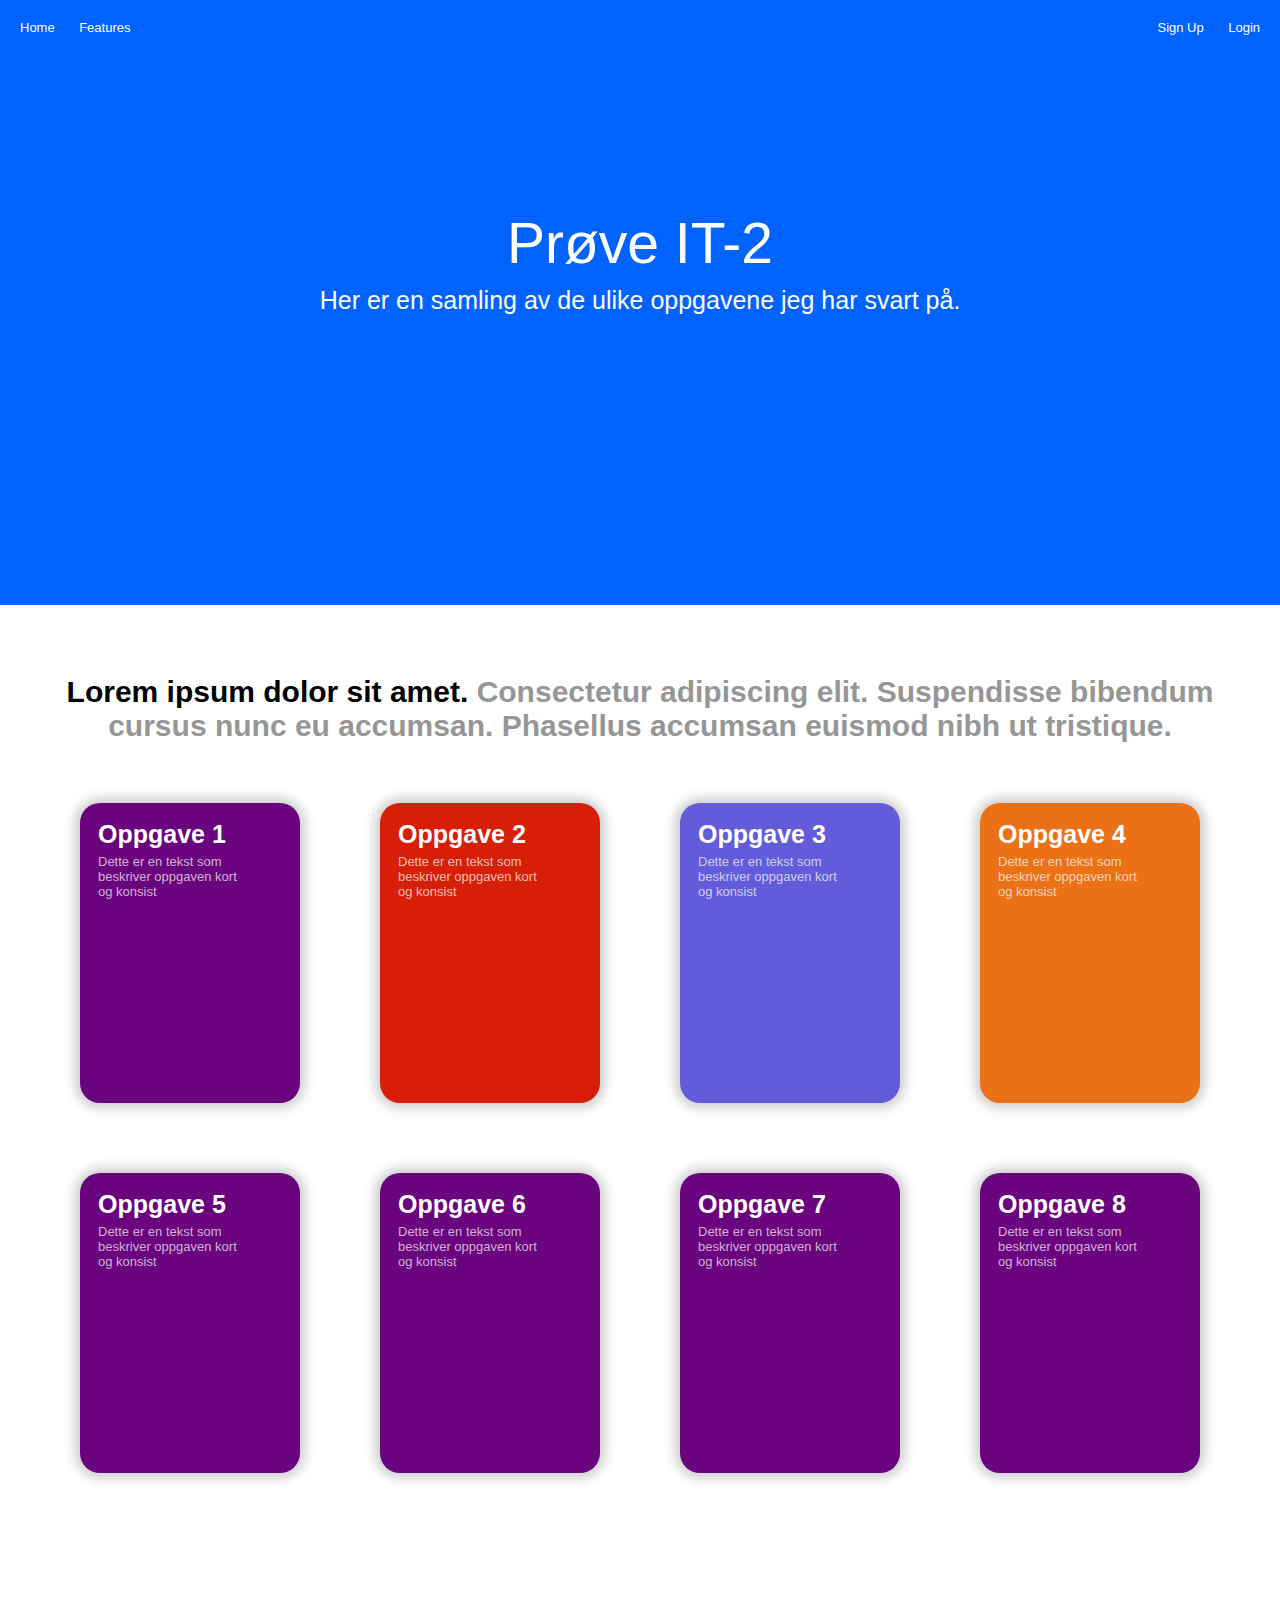
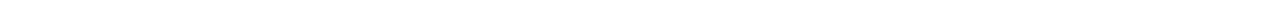
<file: index.html>
<!DOCTYPE html>
<html lang="" dir="ltr">
  <head>
    <meta charset="utf-8">
    <title>Min nettside</title>
    <link rel = "stylesheet" type = "text/css" href = "./Stilark/stylesheetindex.css"/>
  </head>
  <body>
    <div class="navbar-container">
      <div class="navbar">


          <nav>
            <a href="#" class="content">Home</a>
            <a href="#" class="content">Features</a>
          </nav>

          <nav class="nav2">
            <a href="#" class="content">Sign Up</a>
            <a href="#" class="content">Login</a>
          </nav>

      </div>
    </div>
    <div class="blue-box">

      <h1 class="title">Prøve IT-2</h1>
      <h2 class="under-title">Her er en samling av de ulike oppgavene jeg har svart på.</h2>


    </div>
    <h2 class="information"><span style="color:black">Lorem ipsum dolor sit amet.</span> Consectetur adipiscing elit. Suspendisse bibendum cursus nunc eu accumsan. Phasellus accumsan euismod nibh ut tristique.</h2>



    <div class="box-container">
      <a href="./HTML/Oppgave1.html" class="card oppg-1-color">
        <h1 class="box-title">Oppgave 1</h1>
        <p class="box-title-under">Dette er en tekst som beskriver oppgaven kort og konsist</p>
      </a>
      <a href="./HTML/Oppgave2.html" class="card oppg-2-color">
        <h1 class="box-title">Oppgave 2</h1>
        <p class="box-title-under">Dette er en tekst som beskriver oppgaven kort og konsist</p>
      </a>
      <a href="./HTML/Oppgave3.html" class="card oppg-3-color">
        <h1 class="box-title">Oppgave 3</h1>
        <p class="box-title-under">Dette er en tekst som beskriver oppgaven kort og konsist</p>
      </a>
      <a href="./HTML/Oppgave4.html" class="card oppg-4-color">
        <h1 class="box-title">Oppgave 4</h1>
        <p class="box-title-under">Dette er en tekst som beskriver oppgaven kort og konsist</p>
      </a>
      <a href="./HTML/Oppgave5.html" class="card oppg-1-color">
        <h1 class="box-title">Oppgave 5</h1>
        <p class="box-title-under">Dette er en tekst som beskriver oppgaven kort og konsist</p>
      </a>
      <a href="./HTML/Oppgave6.html" class="card oppg-1-color">
        <h1 class="box-title">Oppgave 6</h1>
        <p class="box-title-under">Dette er en tekst som beskriver oppgaven kort og konsist</p>
      </a>
      <a href="./HTML/Oppgave7.html" class="card oppg-1-color">
        <h1 class="box-title">Oppgave 7</h1>
        <p class="box-title-under">Dette er en tekst som beskriver oppgaven kort og konsist</p>
      </a>
      <a href="./HTML/Oppgave8.html" class="card oppg-1-color">
        <h1 class="box-title">Oppgave 8</h1>
        <p class="box-title-under">Dette er en tekst som beskriver oppgaven kort og konsist</p>
      </a>

      </div>
      <div style="height: 500px">
      </div>



  </body>
</html>
</file>
<file: Stilark/stylesheetindex.css>
body{
  background-color: #ffffff;
  margin: 0;
  font-family: -apple-system, BlinkMacSystemFont, sans-serif;
}

.navbar-container{

  position: fixed;
  background-color: rgb(0, 98, 255);
  margin: 0;
  width: 100%;
  height: 60px;

}
.navbar{
  display: flex;
  position: relative;
  max-width: 100%;
  height: 60px;
  margin: 0 10px 0 10px;
}
.nav2{
  margin-left: auto;
}
.content{
  display: inline-block;
  margin: 20px 10px;
  text-decoration: none;
  color: white;
  font-size: 13px;
  font-weight:500;
}
.blue-box{
  display: inline-block;
  margin-top: 60px;
  width: 100%;
  padding: 150px 0 290px 0;
  background-color: rgb(0, 98, 255);


}

.title{

  margin: auto;
  width: 1200px;
  text-align: center;
  font-size: 57px;
  color: white;
  font-weight:500;


}
.under-title{
  margin: auto;
  margin-top: 10px;
  margin-bottom: 0;
  width: 1200px;
  text-align: center;
  font-size: 25px;
  color: white;
  font-weight:300;
}

.information{
  width: 1200px;
  margin: auto;
  margin-top: 70px;
  text-align: center;
  color: rgb(150, 150, 150);
  font-size: 30px;
  margin-bottom: 60px;
}
.box-container{
  display: grid;
  grid-template-columns: 1fr 1fr 1fr 1fr;
  grid-row-gap: 70px;
  height: 300px;
  width: 1200px;
  margin: auto;

}
.card{
  width: 220px;
  height: 300px;
  background-color: rgb(105, 3, 126);
  border-radius: 20px;
  text-decoration: none;
  box-shadow: 0 0 12px 5px #CCCCCC;
  margin: auto;
}
.oppg-1-color{
  background-color: rgb(105, 3, 126);
}
.oppg-2-color{
  background-color: rgb(214, 31, 6);
}
.oppg-3-color{
  background-color: rgb(98, 92, 219);
}
.oppg-4-color{
  background-color: rgb(235, 113, 23);
}

.box-title{
  font-size: 25px;
  color: white;
  margin-left: 18px;
  margin-bottom: 5px;

}
.box-title-under{
  margin-top: 0;
  color: rgba(255, 255, 255, 0.7);
  margin-left: 18px;
  font-size: 13px;
  width: 150px;
  font-weight:lighter;
}
</file>
